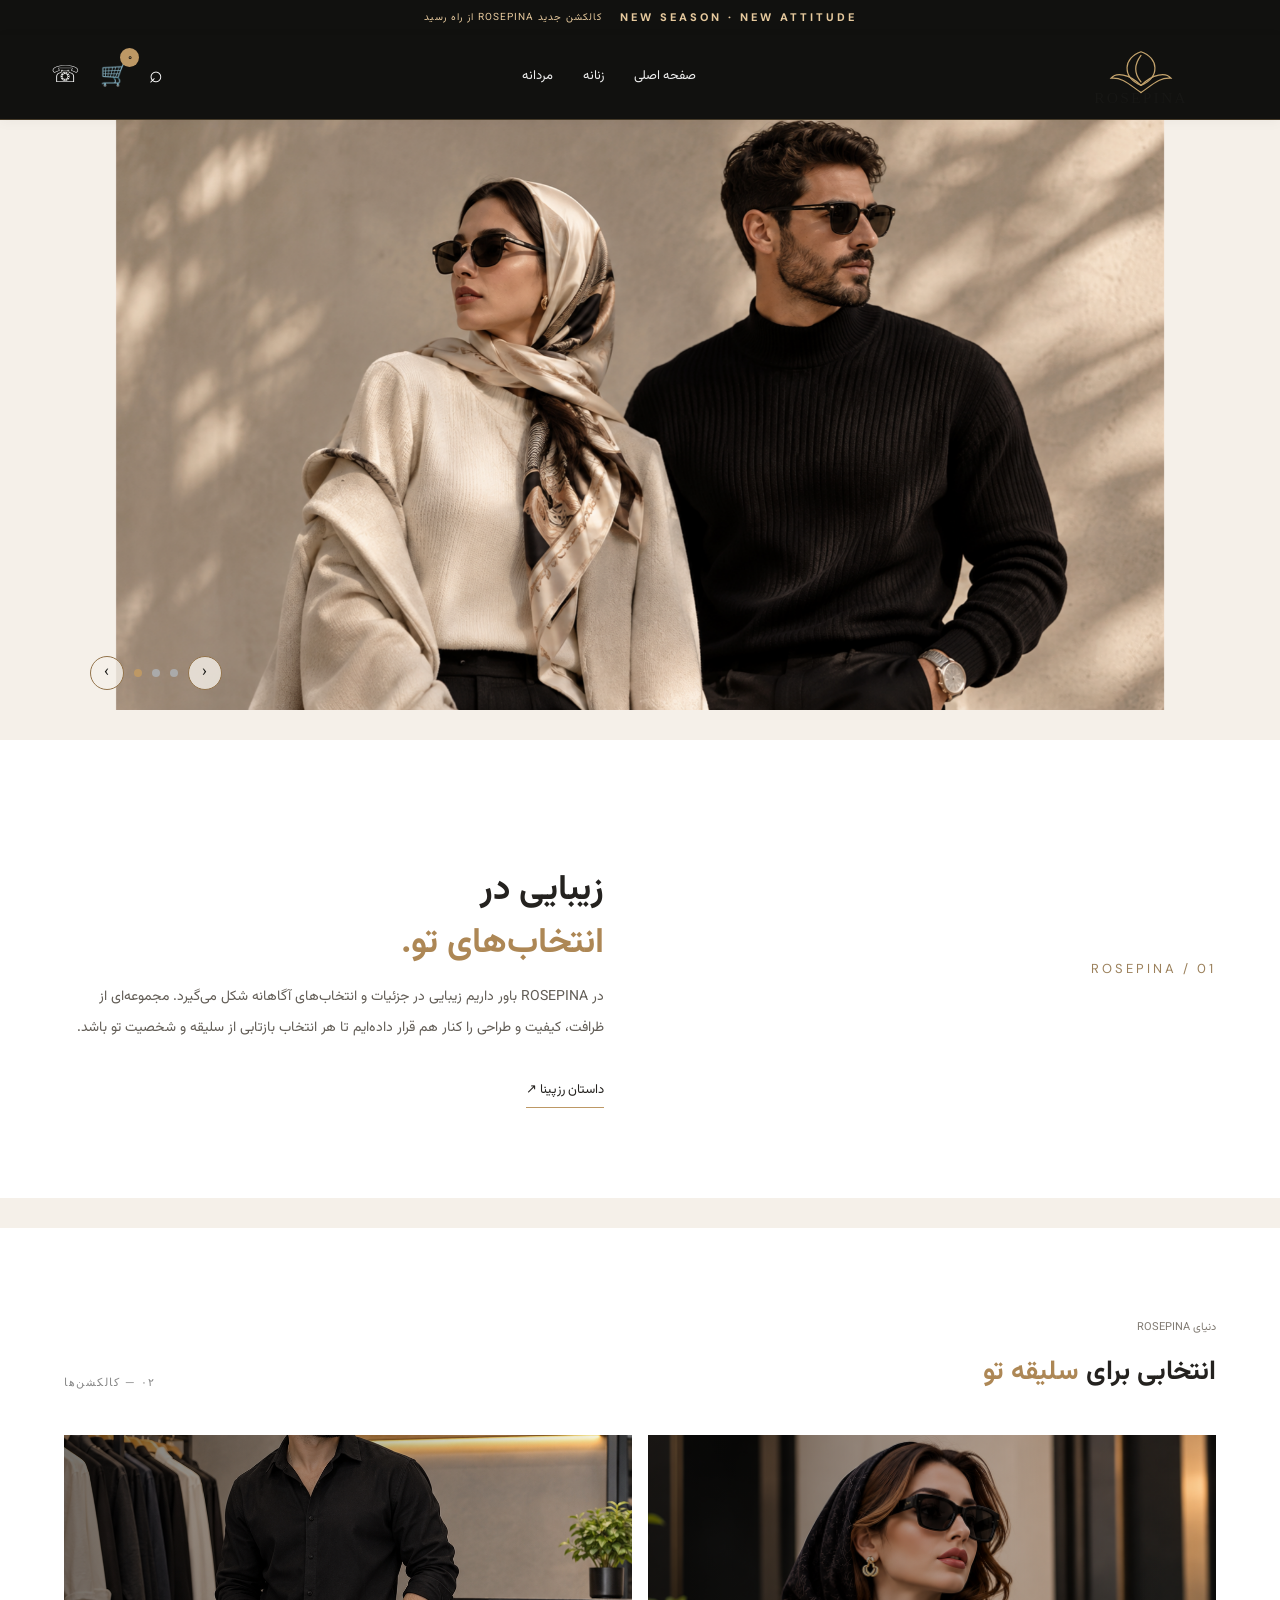
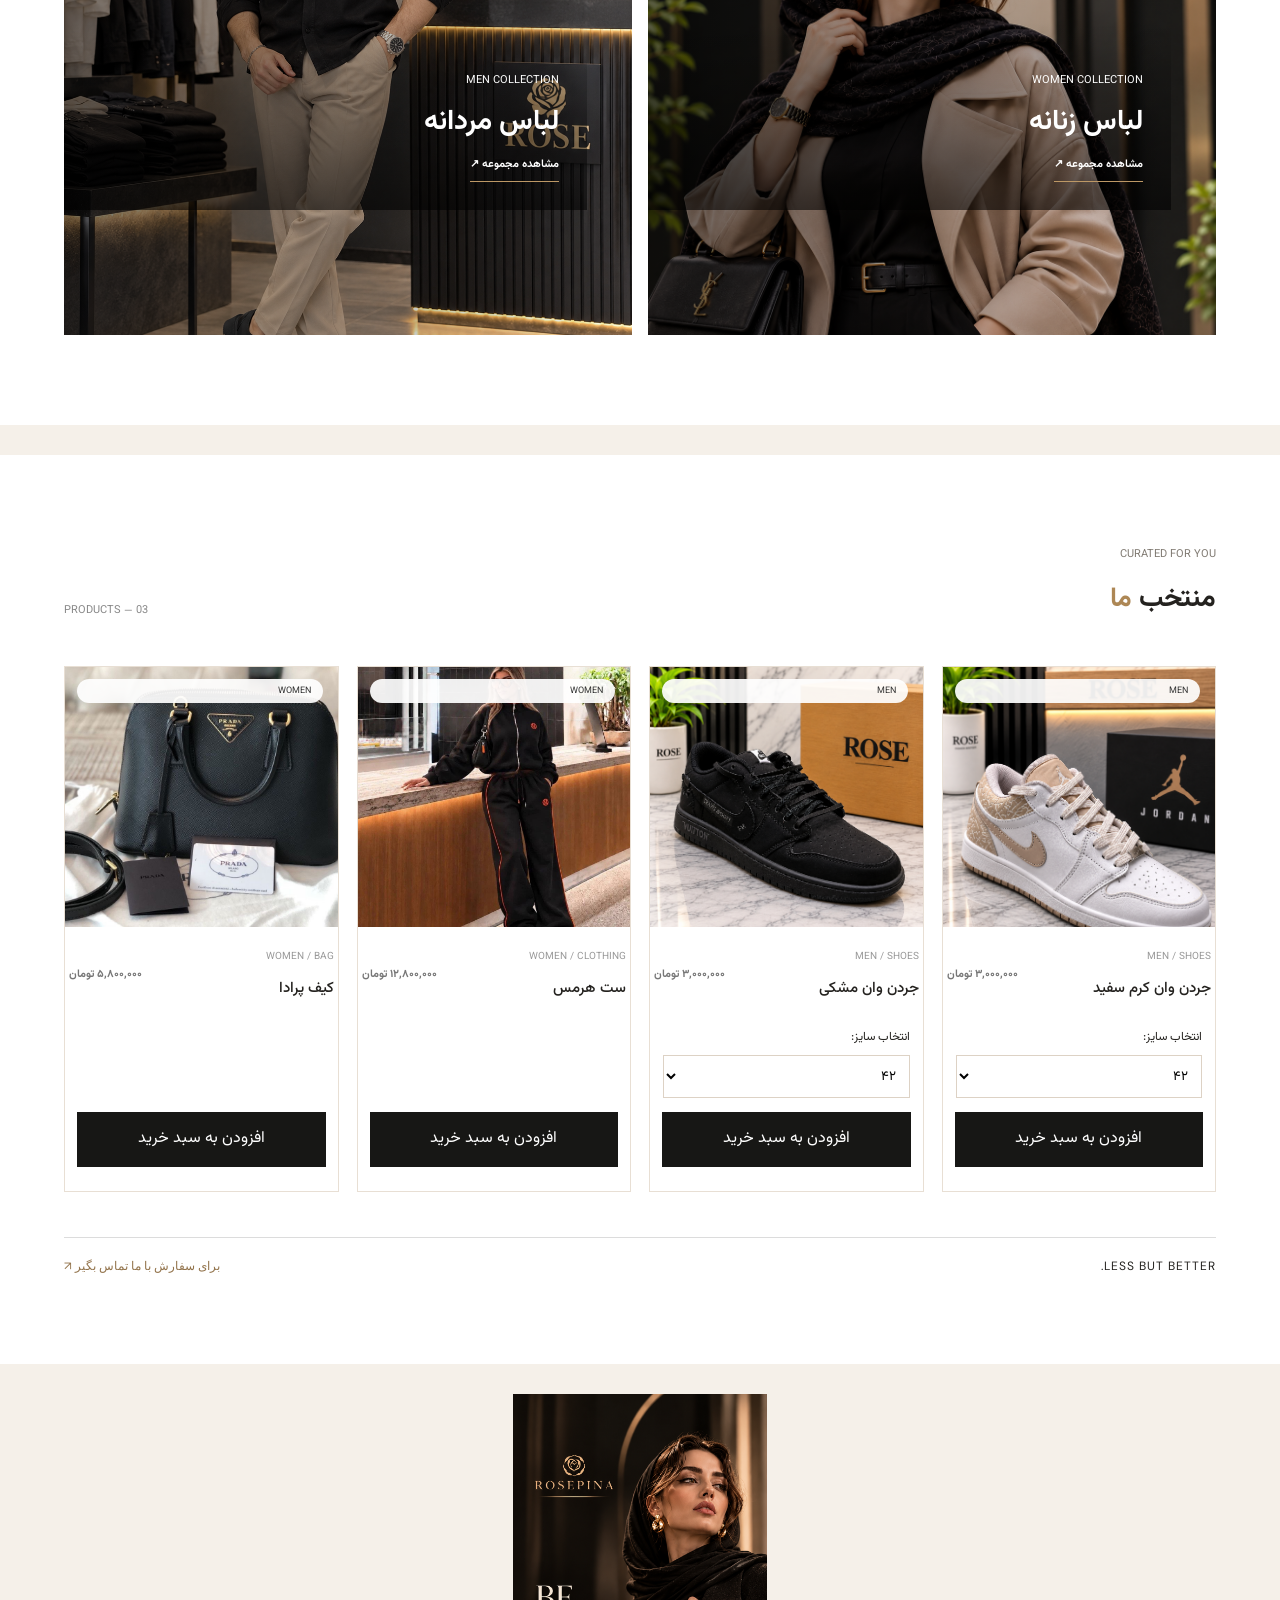
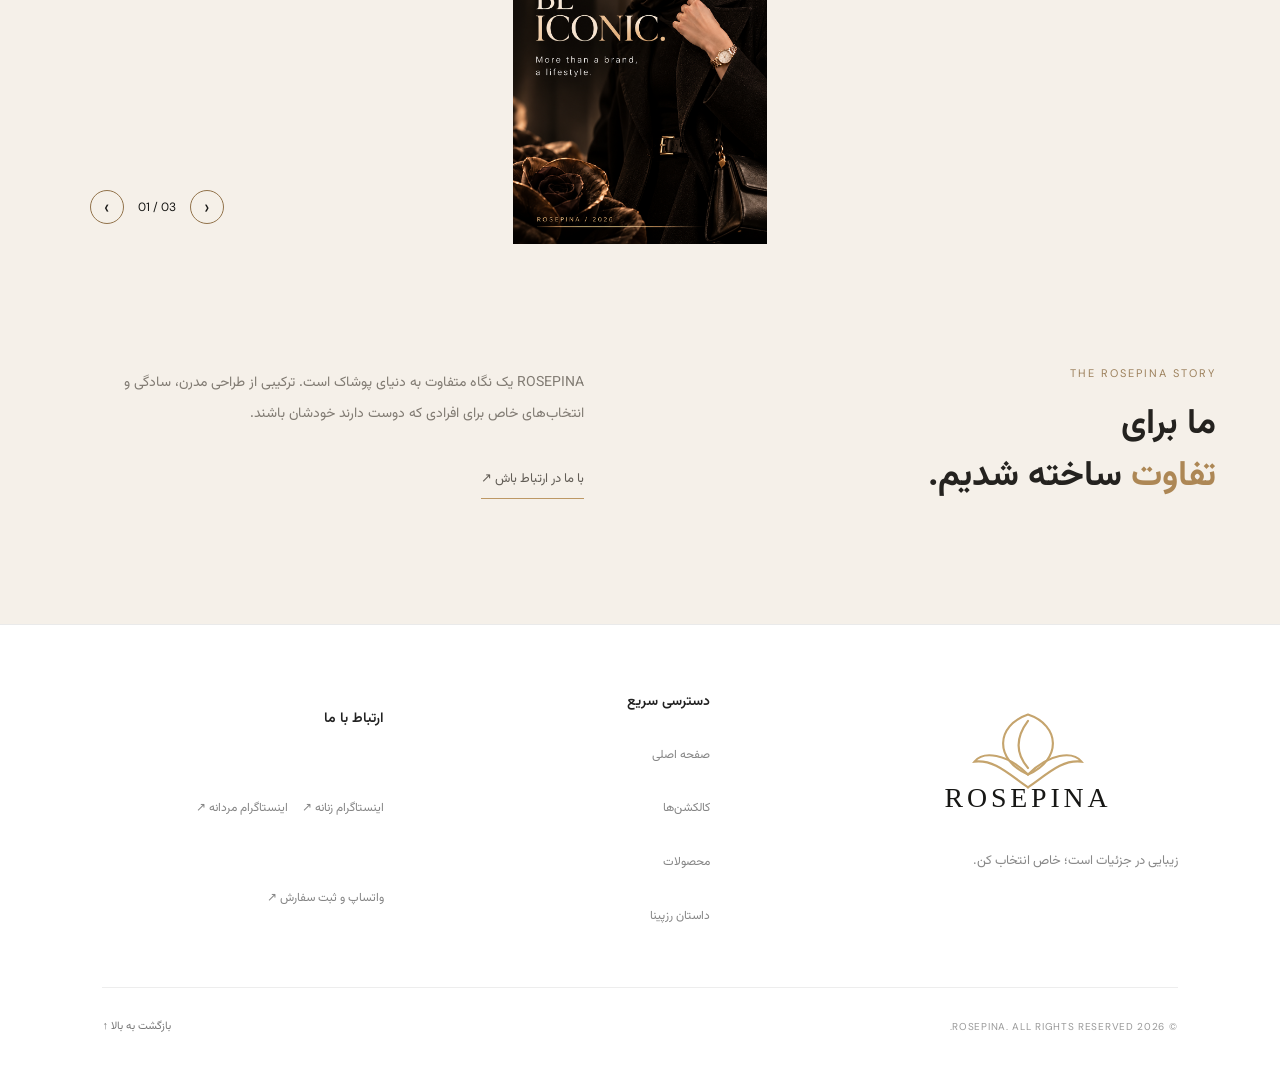
<file: index.html>
<!DOCTYPE html>
<html lang="fa" dir="rtl">
<head>
<meta name="google-site-verification" content="XWEAEhMjyiHr8aEJ6vam_-JSCtDRPnE28LKO0r8zXEU" />
<meta charset="UTF-8">
<meta name="viewport" content="width=device-width, initial-scale=1.0">
<title>ROSEPINA | فروشگاه مد و لباس</title>
<meta name="description" content="فروشگاه آنلاین ROSEPINA؛ انتخابی خاص برای استایل زنانه و مردانه.">
<meta name="theme-color" content="#11110f">

<link rel="icon" href="logo.svg" type="image/svg+xml">
<link rel="preconnect" href="https://fonts.googleapis.com">
<link rel="preconnect" href="https://fonts.gstatic.com" crossorigin>
<link href="https://fonts.googleapis.com/css2?family=DM+Sans:wght@400;500;600;700&family=Vazirmatn:wght@300;400;500;600;700;800&display=swap" rel="stylesheet">
<link rel="stylesheet" href="style.css?v=47">

<style>
:root {
  --black:#11110f;
  --cream:#f5f0e9;
  --gold:#bd9865;
  --text:#24221f;
}

* {box-sizing:border-box}
html {scroll-behavior:smooth}
body {
  margin:0;
  background:var(--cream);
  color:var(--text);
  font-family:"Vazirmatn",sans-serif;
}
a {color:inherit}

.announcement {
  background:var(--black);
  color:#e6c99d;
  text-align:center;
  padding:7px 12px;
  font-size:11px;
}
.announcement p {
  margin:0;
  letter-spacing:3px;
  font-family:"DM Sans",sans-serif;
}
.announcement span {font-size:10px}

.rp-header {
  height:76px;
  padding:0 4%;
  background:#11110f;
  color:white;
  display:flex;
  align-items:center;
  justify-content:space-between;
  gap:20px;
  position:sticky;
  top:0;
  z-index:100;
  border-bottom:1px solid rgba(189,152,101,.3);
}
.rp-logo {
  width:175px;
  height:60px;
  display:flex;
  align-items:center;
  flex-shrink:0;
}
.rp-logo img {
  width:100%;
  height:100%;
  object-fit:contain;
}
.rp-navigation {
  display:flex;
  gap:30px;
  align-items:center;
}
.rp-navigation a {
  color:#eee;
  text-decoration:none;
  font-size:13px;
  transition:.2s;
}
.rp-navigation a:hover {color:var(--gold)}
.rp-header-icons {
  display:flex;
  align-items:center;
  gap:20px;
}
.rp-header-icons a,
.cart-header-button,
.phone-header-button {
  color:white;
  text-decoration:none;
  font-size:23px;
  background:none;
  border:0;
  cursor:pointer;
  position:relative;
  font-family:inherit;
  padding:0;
}
.rp-header-icons a:hover,
.phone-header-button:hover {color:var(--gold)}
#cart-count {
  position:absolute;
  top:-8px;
  right:-10px;
  background:var(--gold);
  color:#111;
  width:19px;
  height:19px;
  border-radius:50%;
  font-size:10px;
  display:grid;
  place-items:center;
}

/* HERO SLIDER */
.hero-image-section {
  position:relative;
  width:100%;
  height:590px;
  overflow:hidden;
  background:var(--cream);
  padding:0 28px;
}
.hero-slide {
  position:absolute;
  inset:0 28px;
  width:auto;
  height:100%;
  display:flex;
  align-items:center;
  justify-content:center;
  opacity:0;
  visibility:hidden;
  transition:opacity .8s ease;
  background:var(--cream);
}
.hero-slide.active {
  opacity:1;
  visibility:visible;
}
.hero-image {
  position:absolute;
  inset:0;
  display:block;
  width:100%;
  height:100%;
  object-fit:contain !important;
  object-position:center;
}
.hero-luxury-content {
  display:none !important;
}
.hero-image-section::after {
  display:none !important;
}
.hero-slider-controls {
  position:absolute;
  z-index:4;
  bottom:20px;
  left:7%;
  display:flex;
  gap:10px;
  align-items:center;
  direction:ltr;
}
.hero-slider-arrow {
  width:34px;
  height:34px;
  border:1px solid #92734b;
  border-radius:50%;
  color:#171715;
  background:rgba(245,240,233,.8);
  cursor:pointer;
}
.hero-slider-dot {
  width:8px;
  height:8px;
  border:0;
  border-radius:50%;
  background:#aaa;
  cursor:pointer;
}
.hero-slider-dot.active {background:var(--gold)}

.section {padding:65px 5%}
.intro {
  display:flex;
  justify-content:space-between;
  align-items:center;
  gap:35px;
  background:#eee7dd;
}
.intro-number {
  font:13px "DM Sans",sans-serif;
  letter-spacing:3px;
  color:#9b805b;
}
.intro-content {max-width:620px}
.intro-content h2 {
  font-size:35px;
  line-height:1.5;
  margin:0 0 12px;
}
.intro-content h2 span,
.section-title h2 span {color:#ad8755}
.intro-content p {
  line-height:2.2;
  font-size:14px;
  color:#625d56;
}
.text-link {
  display:inline-block;
  margin-top:10px;
  text-decoration:none;
  border-bottom:1px solid var(--gold);
  padding-bottom:5px;
}

.section-title {
  display:flex;
  justify-content:space-between;
  align-items:end;
  margin-bottom:25px;
}
.eyebrow {
  color:#9c805c;
  letter-spacing:2px;
  font-size:11px;
}
.section-title h2 {
  margin:5px 0 0;
  font-size:27px;
}
.section-counter {
  font-size:11px;
  color:#888;
}

.collection-grid {
  display:grid;
  grid-template-columns:repeat(2,minmax(0,1fr));
  gap:20px;
}
.collection-card {
  height:340px;
  position:relative;
  display:block;
  overflow:hidden;
  color:white;
  text-decoration:none;
  background:#302a25;
}
.collection-card img {
  width:100%;
  height:100%;
  object-fit:cover;
  transition:transform .6s;
}
.collection-card:hover img {transform:scale(1.05)}
.collection-card::after {
  content:"";
  position:absolute;
  inset:0;
  background:linear-gradient(90deg,rgba(0,0,0,.55),transparent);
}
.collection-overlay {
  position:absolute;
  z-index:2;
  top:50%;
  right:8%;
  transform:translateY(-50%);
}
.collection-overlay span {
  font:11px "DM Sans",sans-serif;
  letter-spacing:2px;
}
.collection-overlay h3 {font-size:28px}
.collection-overlay b {
  font-size:12px;
  border-bottom:1px solid var(--gold);
  padding-bottom:6px;
}

.products {background:#f8f5f0}
.product-grid {
  display:grid;
  grid-template-columns:repeat(4,minmax(0,1fr));
  gap:18px;
}
.product-card {
  background:#fff;
  border:1px solid #e8dfd4;
  display:flex;
  flex-direction:column;
  min-width:0;
}
.product-image {
  height:260px;
  position:relative;
  display:block;
  overflow:hidden;
  background:#e8e0d8;
}
.product-image img {
  width:100%;
  height:100%;
  object-fit:cover;
  transition:transform .5s;
}
.product-card:hover .product-image img {transform:scale(1.04)}
.product-tag {
  position:absolute;
  top:12px;
  left:12px;
  background:#111;
  color:white;
  border-radius:20px;
  padding:5px 12px;
  font:10px "DM Sans",sans-serif;
}
.product-info {
  padding:17px 13px 8px;
  display:flex;
  justify-content:space-between;
  align-items:center;
  gap:8px;
}
.product-category {
  font:10px "DM Sans",sans-serif;
  color:#99846d;
}
.product-info h3 {
  font-size:15px;
  margin:5px 0;
}
.product-price {
  font-size:12px;
  font-weight:700;
  white-space:nowrap;
}
.product-size {padding:5px 13px 14px}
.product-size label {
  display:block;
  font-size:12px;
  margin-bottom:6px;
}
.product-size select {
  width:100%;
  padding:9px;
  border:1px solid #ddd2c5;
  background:white;
  font-family:inherit;
}
.product-order-button {
  margin:auto 12px 12px;
  padding:12px;
  background:#171715;
  border:1px solid #171715;
  color:white;
  font-family:inherit;
  cursor:pointer;
  transition:.2s;
}
.product-order-button:hover {
  background:var(--gold);
  border-color:var(--gold);
  color:#111;
}
.products-bottom {
  display:flex;
  justify-content:space-between;
  margin-top:35px;
  font:12px "DM Sans",sans-serif;
}
.products-bottom a {color:#92734b}

/* EDITORIAL SLIDER */
.editorial-slider {
  position:relative;
  width:100%;
  height:450px;
  overflow:hidden;
  background:var(--cream);
  color:white;
  padding:0 28px;
}
.editorial-slide {
  position:absolute;
  inset:0 28px;
  width:auto;
  height:100%;
  opacity:0;
  visibility:hidden;
  transition:opacity .7s ease;
  background:var(--cream);
}
.editorial-slide.active {
  opacity:1;
  visibility:visible;
}
.editorial-slide > img {
  display:block;
  position:absolute;
  inset:0;
  width:100%;
  height:100%;
  object-fit:contain !important;
  object-position:center;
  opacity:1;
  background:var(--cream);
}
.editorial-content {
  display:none !important;
}
.editorial-controls {
  position:absolute;
  z-index:5;
  bottom:20px;
  left:7%;
  display:flex;
  align-items:center;
  gap:14px;
  direction:ltr;
  color:#171715;
  font:12px "DM Sans",sans-serif;
}
.editorial-controls button {
  width:34px;
  height:34px;
  border:1px solid #92734b;
  border-radius:50%;
  background:rgba(245,240,233,.8);
  color:#171715;
  cursor:pointer;
  font-size:20px;
}
.editorial-controls button:hover {
  background:#bd9865;
  color:#111;
}

.about {
  display:flex;
  justify-content:space-between;
  gap:40px;
  align-items:center;
}
.about h2 {font-size:35px}
.about h2 span {color:#ad8755}
.about-right {
  max-width:520px;
  line-height:2.2;
  color:#625d56;
}

.rp-footer {
  background:#11110f;
  color:#eee6dc;
  padding:45px 5% 20px;
}
.rp-footer-main {
  display:grid;
  grid-template-columns:1.5fr 1fr 1fr;
  gap:35px;
  padding-bottom:35px;
}
.rp-footer-logo {
  display:block;
  width:200px;
  height:75px;
}
.rp-footer-logo img {
  width:100%;
  height:100%;
  object-fit:contain;
}
.rp-footer h3 {
  color:var(--gold);
  font-size:15px;
}
.rp-footer a {
  display:block;
  color:#ddd;
  text-decoration:none;
  font-size:13px;
  margin:10px 0;
}
.rp-footer a:hover {color:var(--gold)}
.rp-footer-bottom {
  border-top:1px solid #51483d;
  padding-top:18px;
  display:flex;
  justify-content:space-between;
  font:11px "DM Sans",sans-serif;
}

/* CART */
.cart-overlay {
  position:fixed;
  inset:0;
  z-index:9999;
  background:rgba(0,0,0,.6);
  opacity:0;
  visibility:hidden;
  transition:.25s;
}
.cart-overlay.open {
  opacity:1;
  visibility:visible;
}
.cart-panel {
  position:absolute;
  top:0;
  left:0;
  width:min(440px,100%);
  height:100%;
  overflow-y:auto;
  padding:24px;
  background:#f7f2eb;
  transform:translateX(-100%);
  transition:.3s;
}
.cart-overlay.open .cart-panel {transform:translateX(0)}
.cart-heading {
  display:flex;
  justify-content:space-between;
  align-items:center;
  border-bottom:1px solid #d4c1a8;
  padding-bottom:15px;
}
.cart-heading h2 {font-size:19px}
.cart-heading button {
  font-size:28px;
  border:0;
  background:none;
  cursor:pointer;
}
.cart-item {
  display:flex;
  gap:12px;
  padding:16px 0;
  border-bottom:1px solid #ddd3c6;
  align-items:center;
}
.cart-item img {
  width:78px;
  height:85px;
  object-fit:cover;
}
.cart-item-info {flex:1;font-size:13px}
.cart-item-info small {
  display:block;
  color:#817b73;
  margin-top:4px;
}
.cart-quantity {
  display:flex;
  align-items:center;
  gap:9px;
  margin-top:9px;
}
.cart-quantity button,
.cart-remove {
  border:1px solid #bd9865;
  background:transparent;
  padding:3px 9px;
  cursor:pointer;
  font-family:inherit;
}
.cart-total {
  display:flex;
  justify-content:space-between;
  margin:25px 0;
  font-weight:700;
}
.cart-checkout {
  width:100%;
  padding:14px;
  background:#171715;
  border:0;
  color:white;
  font-family:inherit;
  cursor:pointer;
}
.cart-empty {
  text-align:center;
  padding:45px 10px;
  color:#817b73;
}

/* PHONE POPUP */
.phone-popup {
  position:fixed;
  inset:0;
  z-index:10001;
  background:rgba(0,0,0,.65);
  display:none;
  align-items:center;
  justify-content:center;
  padding:20px;
}
.phone-popup.open {display:flex}
.phone-popup-content {
  position:relative;
  width:min(340px,100%);
  background:#f7f2eb;
  color:#171715;
  padding:38px 22px 25px;
  text-align:center;
  border:1px solid #bd9865;
  box-shadow:0 15px 50px rgba(0,0,0,.25);
}
.phone-popup-content > span {
  color:#92734b;
  font-size:13px;
}
.phone-popup-content h2 {
  font-family:"DM Sans",sans-serif;
  font-size:27px;
  margin:20px 0;
  direction:ltr;
  letter-spacing:1px;
}
.phone-popup-close {
  position:absolute;
  top:8px;
  left:12px;
  border:0;
  background:none;
  font-size:28px;
  cursor:pointer;
  color:#171715;
}
.phone-copy-button {
  width:100%;
  padding:12px;
  background:#171715;
  color:white;
  border:0;
  font-family:inherit;
  cursor:pointer;
  transition:.2s;
}
.phone-copy-button:hover {
  background:#bd9865;
  color:#111;
}

/* MOBILE */
@media(max-width:900px) {
  .product-grid {grid-template-columns:repeat(2,minmax(0,1fr))}
}

@media(max-width:700px) {
  .rp-header {height:65px;padding:0 14px}
  .rp-logo {width:120px;height:48px}
  .rp-navigation {gap:12px}
  .rp-navigation a {font-size:11px}
  .rp-header-icons {gap:11px}
  .rp-header-icons a,
  .cart-header-button,
  .phone-header-button {font-size:19px}

  .hero-image-section {
    height:440px;
    padding:0 12px;
  }
  .hero-slide {inset:0 12px}

  .section {padding:42px 4%}
  .intro,.about {display:block}
  .intro-number {margin-bottom:20px}
  .collection-grid {grid-template-columns:1fr}
  .collection-card {height:290px}

  .product-grid {
    grid-template-columns:repeat(2,minmax(0,1fr));
    gap:10px;
  }
  .product-image {height:180px}
  .product-info {
    display:block;
    padding:10px 9px 5px;
  }
  .product-info h3 {font-size:13px}
  .product-price {font-size:11px}
  .product-size {padding:5px 9px 10px}
  .product-order-button {
    margin:auto 7px 7px;
    padding:9px 5px;
    font-size:11px;
  }

  .editorial-slider {
    height:auto;
    aspect-ratio:4 / 3;
    min-height:240px;
    padding:0 12px;
  }
  .editorial-slide {inset:0 12px}

  .rp-footer-main {grid-template-columns:1fr 1fr}
  .rp-footer-brand {grid-column:1/-1}
}

@media(max-width:390px) {
  .rp-navigation {gap:8px}
  .rp-navigation a {font-size:10px}
  .rp-logo {width:100px}
  .rp-header-icons {gap:7px}
}
</style>
</head>

<body>

<div class="announcement">
  <p>NEW SEASON · NEW ATTITUDE</p>
  <span>کالکشن جدید ROSEPINA از راه رسید</span>
</div>

<header class="rp-header">
  <a href="#home" class="rp-logo" aria-label="ROSEPINA">
    <img src="logo.svg" alt="ROSEPINA">
  </a>

  <nav class="rp-navigation">
    <a href="#home">صفحه اصلی</a>
    <a href="women.html">زنانه</a>
    <a href="men.html">مردانه</a>
  </nav>

  <div class="rp-header-icons">
    <a href="#products" aria-label="محصولات">⌕</a>
    <button class="cart-header-button" onclick="openCart()" aria-label="سبد خرید">
      🛒 <span id="cart-count">۰</span>
    </button>
    <button type="button" class="phone-header-button" onclick="showPhoneNumber()" aria-label="نمایش شماره تلفن">☏</button>
  </div>
</header>

<main>

<section class="hero-image-section" id="home">
  <div class="hero-slide active">
    <img src="hero.png" alt="کمپین ROSEPINA" class="hero-image">
  </div>
  <div class="hero-slide">
    <img src="images/women-collection-new.png" alt="کالکشن زنانه" class="hero-image" loading="lazy">
  </div>
  <div class="hero-slide">
    <img src="images/file_00000000ff7c81f4a18dac2c6d16c151.png" alt="کالکشن مردانه" class="hero-image" loading="lazy">
  </div>

  <div class="hero-slider-controls">
    <button class="hero-slider-arrow" id="hero-prev" aria-label="قبلی">‹</button>
    <button class="hero-slider-dot active" data-slide="0" aria-label="اسلاید اول"></button>
    <button class="hero-slider-dot" data-slide="1" aria-label="اسلاید دوم"></button>
    <button class="hero-slider-dot" data-slide="2" aria-label="اسلاید سوم"></button>
    <button class="hero-slider-arrow" id="hero-next" aria-label="بعدی">›</button>
  </div>
</section>

<section class="intro section">
  <div class="intro-number">01 / ROSEPINA</div>
  <div class="intro-content">
    <h2>زیبایی در<br><span>انتخاب‌های تو.</span></h2>
    <p>در ROSEPINA باور داریم زیبایی در جزئیات و انتخاب‌های آگاهانه شکل می‌گیرد. مجموعه‌ای از ظرافت، کیفیت و طراحی را کنار هم قرار داده‌ایم تا هر انتخاب بازتابی از سلیقه و شخصیت تو باشد.</p>
    <a href="#about" class="text-link">داستان رزپینا ↗</a>
  </div>
</section>

<section class="collections section" id="collections">
  <div class="section-title">
    <div>
      <span class="eyebrow">دنیای ROSEPINA</span>
      <h2>انتخابی برای <span>سلیقه تو</span></h2>
    </div>
    <span class="section-counter">۰۲ — کالکشن‌ها</span>
  </div>

  <div class="collection-grid">
    <a href="women.html" class="collection-card">
      <img src="images/women-collection-new.png" alt="کالکشن زنانه" loading="lazy">
      <div class="collection-overlay">
        <span>WOMEN COLLECTION</span>
        <h3>لباس زنانه</h3>
        <b>مشاهده مجموعه ↗</b>
      </div>
    </a>
    <a href="men.html" class="collection-card">
      <img src="images/file_00000000ff7c81f4a18dac2c6d16c151.png" alt="کالکشن مردانه" loading="lazy">
      <div class="collection-overlay">
        <span>MEN COLLECTION</span>
        <h3>لباس مردانه</h3>
        <b>مشاهده مجموعه ↗</b>
      </div>
    </a>
  </div>
</section>

<section class="products section" id="products">
  <div class="section-title">
    <div>
      <span class="eyebrow">CURATED FOR YOU</span>
      <h2>منتخب <span>ما</span></h2>
    </div>
    <span class="section-counter">03 — PRODUCTS</span>
  </div>

  <div class="product-grid">

    <article class="product-card">
      <a href="men.html" class="product-image">
        <img src="images/cream-sneaker.png" alt="جردن وان کرم سفید" loading="lazy">
        <span class="product-tag">MEN</span>
      </a>
      <div class="product-info">
        <div>
          <span class="product-category">MEN / SHOES</span>
          <h3>جردن وان کرم سفید</h3>
        </div>
        <span class="product-price">۳,۰۰۰,۰۰۰ تومان</span>
      </div>
      <div class="product-size">
        <label for="size-cream">انتخاب سایز:</label>
        <select id="size-cream">
          <option value="40">۴۰</option>
          <option value="41">۴۱</option>
          <option value="42" selected>۴۲</option>
          <option value="43">۴۳</option>
          <option value="44">۴۴</option>
        </select>
      </div>
      <button class="product-order-button" onclick="addToCart('cream')">افزودن به سبد خرید</button>
    </article>

    <article class="product-card">
      <a href="men.html" class="product-image">
        <img src="images/black-sneaker.png" alt="جردن وان مشکی" loading="lazy">
        <span class="product-tag">MEN</span>
      </a>
      <div class="product-info">
        <div>
          <span class="product-category">MEN / SHOES</span>
          <h3>جردن وان مشکی</h3>
        </div>
        <span class="product-price">۳,۰۰۰,۰۰۰ تومان</span>
      </div>
      <div class="product-size">
        <label for="size-black">انتخاب سایز:</label>
        <select id="size-black">
          <option value="40">۴۰</option>
          <option value="41">۴۱</option>
          <option value="42" selected>۴۲</option>
          <option value="43">۴۳</option>
          <option value="44">۴۴</option>
        </select>
      </div>
      <button class="product-order-button" onclick="addToCart('black')">افزودن به سبد خرید</button>
    </article>

    <article class="product-card">
      <a href="women.html" class="product-image">
        <img src="images/women-set.jpg" alt="ست هرمس" loading="lazy">
        <span class="product-tag">WOMEN</span>
      </a>
      <div class="product-info">
        <div>
          <span class="product-category">WOMEN / CLOTHING</span>
          <h3>ست هرمس</h3>
        </div>
        <span class="product-price">۱۲,۸۰۰,۰۰۰ تومان</span>
      </div>
      <button class="product-order-button" onclick="addToCart('set')">افزودن به سبد خرید</button>
    </article>

    <article class="product-card">
      <a href="women.html" class="product-image">
        <img src="images/women-bag.jpg" alt="کیف پرادا" loading="lazy">
        <span class="product-tag">WOMEN</span>
      </a>
      <div class="product-info">
        <div>
          <span class="product-category">WOMEN / BAG</span>
          <h3>کیف پرادا</h3>
        </div>
        <span class="product-price">۵,۸۰۰,۰۰۰ تومان</span>
      </div>
      <button class="product-order-button" onclick="addToCart('bag')">افزودن به سبد خرید</button>
    </article>

  </div>

  <div class="products-bottom">
    <span>LESS BUT BETTER.</span>
    <a href="https://wa.me/989120193510" target="_blank" rel="noopener">برای سفارش با ما تماس بگیر ↗</a>
  </div>
</section>

<section class="editorial-slider" id="editorial-slider">
  <div class="editorial-slide active">
    <img src="images/editorial-brand.png" alt="استایل ROSEPINA" loading="lazy">
  </div>
  <div class="editorial-slide">
    <img src="images/editorial-women.png" alt="کالکشن زنانه" loading="lazy">
  </div>
  <div class="editorial-slide">
    <img src="images/editorial-men.png" alt="کالکشن مردانه" loading="lazy">
  </div>

  <div class="editorial-controls">
    <button type="button" id="editorial-prev" aria-label="اسلاید قبلی">‹</button>
    <span id="editorial-counter">01 / 03</span>
    <button type="button" id="editorial-next" aria-label="اسلاید بعدی">›</button>
  </div>
</section>

<section class="about section" id="about">
  <div class="about-left">
    <span class="eyebrow">THE ROSEPINA STORY</span>
    <h2>ما برای<br><span>تفاوت</span> ساخته شدیم.</h2>
  </div>
  <div class="about-right">
    <p>ROSEPINA یک نگاه متفاوت به دنیای پوشاک است. ترکیبی از طراحی مدرن، سادگی و انتخاب‌های خاص برای افرادی که دوست دارند خودشان باشند.</p>
    <a href="#contact" class="text-link">با ما در ارتباط باش ↗</a>
  </div>
</section>

</main>

<div id="cart-overlay" class="cart-overlay" onclick="closeCart(event)">
  <section class="cart-panel" onclick="event.stopPropagation()">
    <div class="cart-heading">
      <h2>سبد خرید ROSEPINA</h2>
      <button type="button" onclick="closeCart()">×</button>
    </div>
    <div id="cart-items"></div>
    <div class="cart-total">
      <span>مبلغ کل:</span>
      <strong id="cart-total">۰ تومان</strong>
    </div>
    <button class="cart-checkout" onclick="checkoutCart()">ثبت سفارش در واتساپ</button>
  </section>
</div>

<div id="phone-popup" class="phone-popup" onclick="hidePhoneNumber(event)">
  <div class="phone-popup-content" onclick="event.stopPropagation()">
    <button type="button" class="phone-popup-close" onclick="hidePhoneNumber()">×</button>
    <span>ارتباط با ROSEPINA</span>
    <h2>09120193510</h2>
    <button type="button" class="phone-copy-button" onclick="copyPhoneNumber()">کپی شماره تلفن</button>
  </div>
</div>

<footer class="rp-footer" id="contact">
  <div class="rp-footer-main">
    <div class="rp-footer-brand">
      <a href="#home" class="rp-footer-logo">
        <img src="logo.svg" alt="ROSEPINA">
      </a>
      <p>زیبایی در جزئیات است؛ خاص انتخاب کن.</p>
    </div>

    <div class="rp-footer-links">
      <h3>دسترسی سریع</h3>
      <a href="#home">صفحه اصلی</a>
      <a href="#collections">کالکشن‌ها</a>
      <a href="#products">محصولات</a>
      <a href="#about">داستان رزپینا</a>
    </div>

    <div class="rp-footer-contact">
      <h3>ارتباط با ما</h3>
      <a href="https://instagram.com/Rose_pina_old" target="_blank" rel="noopener">اینستاگرام زنانه ↗</a>
      <a href="https://instagram.com/Rose_pina_men" target="_blank" rel="noopener">اینستاگرام مردانه ↗</a>
      <a href="https://wa.me/989120193510" target="_blank" rel="noopener">واتساپ و ثبت سفارش ↗</a>
    </div>
  </div>

  <div class="rp-footer-bottom">
    <span>© 2026 ROSEPINA. ALL RIGHTS RESERVED.</span>
    <a href="#home">بازگشت به بالا ↑</a>
  </div>
</footer>

<script>
/* HERO SLIDER */
document.addEventListener("DOMContentLoaded", function () {
  const slides = [...document.querySelectorAll(".hero-slide")];
  const dots = [...document.querySelectorAll(".hero-slider-dot")];
  const next = document.getElementById("hero-next");
  const prev = document.getElementById("hero-prev");

  if (!slides.length || !next || !prev) return;

  let current = 0;
  let timer;

  function showSlide(index) {
    current = (index + slides.length) % slides.length;
    slides.forEach((slide, i) => slide.classList.toggle("active", i === current));
    dots.forEach((dot, i) => dot.classList.toggle("active", i === current));
  }

  function startTimer() {
    clearInterval(timer);
    if (!window.matchMedia("(prefers-reduced-motion: reduce)").matches) {
      timer = setInterval(() => showSlide(current + 1), 5000);
    }
  }

  next.addEventListener("click", () => {
    showSlide(current + 1);
    startTimer();
  });
  prev.addEventListener("click", () => {
    showSlide(current - 1);
    startTimer();
  });
  dots.forEach((dot, i) => dot.addEventListener("click", () => {
    showSlide(i);
    startTimer();
  }));

  showSlide(0);
  startTimer();
});

/* EDITORIAL SLIDER */
document.addEventListener("DOMContentLoaded", function () {
  const slides = [...document.querySelectorAll(".editorial-slide")];
  const counter = document.getElementById("editorial-counter");
  const next = document.getElementById("editorial-next");
  const prev = document.getElementById("editorial-prev");

  if (!slides.length || !counter || !next || !prev) return;

  let current = 0;
  let timer;

  function showEditorialSlide(index) {
    current = (index + slides.length) % slides.length;
    slides.forEach((slide, i) => slide.classList.toggle("active", i === current));
    counter.textContent = String(current + 1).padStart(2, "0") +
      " / " + String(slides.length).padStart(2, "0");
  }

  function startEditorialTimer() {
    clearInterval(timer);
    if (!window.matchMedia("(prefers-reduced-motion: reduce)").matches) {
      timer = setInterval(() => showEditorialSlide(current + 1), 5000);
    }
  }

  next.addEventListener("click", () => {
    showEditorialSlide(current + 1);
    startEditorialTimer();
  });
  prev.addEventListener("click", () => {
    showEditorialSlide(current - 1);
    startEditorialTimer();
  });

  showEditorialSlide(0);
  startEditorialTimer();
});

/* PRODUCTS AND SHOPPING CART */
const cartProducts = {
  cream: {
    name: "جردن وان کرم سفید",
    price: 3000000,
    image: "images/cream-sneaker.png",
    sizeId: "size-cream",
    hasSize: true
  },
  black: {
    name: "جردن وان مشکی",
    price: 3000000,
    image: "images/black-sneaker.png",
    sizeId: "size-black",
    hasSize: true
  },
  set: {
    name: "ست هرمس",
    price: 12800000,
    image: "images/women-set.jpg",
    hasSize: false
  },
  bag: {
    name: "کیف پرادا",
    price: 5800000,
    image: "images/women-bag.jpg",
    hasSize: false
  }
};

let cart = [];
try {
  cart = JSON.parse(localStorage.getItem("rosepina-cart")) || [];
  if (!Array.isArray(cart)) cart = [];
} catch (error) {
  cart = [];
}

function saveCart() {
  localStorage.setItem("rosepina-cart", JSON.stringify(cart));
  renderCart();
}

function addToCart(id) {
  const product = cartProducts[id];
  if (!product) return;

  let size = "";
  if (product.hasSize) {
    const select = document.getElementById(product.sizeId);
    if (!select) return;
    size = select.value;
  }

  const existing = cart.find(item => item.id === id && item.size === size);
  if (existing) existing.quantity += 1;
  else cart.push({id, size, quantity:1});

  saveCart();
  openCart();
}

function renderCart() {
  const container = document.getElementById("cart-items");
  const countElement = document.getElementById("cart-count");
  const totalElement = document.getElementById("cart-total");
  if (!container || !countElement || !totalElement) return;

  cart = cart.filter(item =>
    cartProducts[item.id] &&
    Number.isInteger(item.quantity) &&
    item.quantity > 0
  );

  const count = cart.reduce((sum, item) => sum + item.quantity, 0);
  countElement.textContent = count.toLocaleString("fa-IR");

  if (!cart.length) {
    container.innerHTML = '<div class="cart-empty">سبد خرید شما خالی است.</div>';
  } else {
    container.innerHTML = cart.map((item, index) => {
      const product = cartProducts[item.id];
      return `
        <div class="cart-item">
          <img src="${product.image}" alt="${product.name}">
          <div class="cart-item-info">
            <strong>${product.name}</strong>
            <small>${item.size ? "سایز: " + item.size : "بدون انتخاب سایز"}</small>
            <small>${product.price.toLocaleString("fa-IR")} تومان</small>
            <div class="cart-quantity">
              <button type="button" onclick="changeQuantity(${index},1)">+</button>
              <span>${item.quantity.toLocaleString("fa-IR")}</span>
              <button type="button" onclick="changeQuantity(${index},-1)">−</button>
              <button type="button" class="cart-remove" onclick="removeItem(${index})">حذف</button>
            </div>
          </div>
        </div>
      `;
    }).join("");
  }

  const total = cart.reduce((sum, item) =>
    sum + cartProducts[item.id].price * item.quantity, 0
  );
  totalElement.textContent = total.toLocaleString("fa-IR") + " تومان";
}

function changeQuantity(index, amount) {
  if (!cart[index]) return;
  cart[index].quantity += amount;
  if (cart[index].quantity <= 0) cart.splice(index, 1);
  saveCart();
}

function removeItem(index) {
  cart.splice(index, 1);
  saveCart();
}

function openCart() {
  document.getElementById("cart-overlay").classList.add("open");
  document.body.style.overflow = "hidden";
}

function closeCart(event) {
  if (event && event.target.id !== "cart-overlay") return;
  document.getElementById("cart-overlay").classList.remove("open");
  document.body.style.overflow = "";
}

function checkoutCart() {
  if (!cart.length) {
    alert("سبد خرید شما خالی است.");
    return;
  }

  let message = "سلام، می‌خواهم از ROSEPINA سفارش ثبت کنم 🌸\n\n";

  cart.forEach((item, index) => {
    const product = cartProducts[item.id];
    message +=
      (index + 1) + ". " + product.name + "\n" +
      (item.size ? "سایز: " + item.size + "\n" : "") +
      "تعداد: " + item.quantity + "\n" +
      "قیمت: " + (product.price * item.quantity).toLocaleString("fa-IR") +
      " تومان\n\n";
  });

  const total = cart.reduce((sum, item) =>
    sum + cartProducts[item.id].price * item.quantity, 0
  );

  message += "مبلغ کل: " + total.toLocaleString("fa-IR") + " تومان";

  const url = "https://wa.me/989120193510?text=" + encodeURIComponent(message);
  window.open(url, "_blank");
}

/* PHONE NUMBER POPUP */
function showPhoneNumber() {
  document.getElementById("phone-popup").classList.add("open");
  document.body.style.overflow = "hidden";
}

function hidePhoneNumber(event) {
  if (event && event.target.id !== "phone-popup") return;
  document.getElementById("phone-popup").classList.remove("open");
  document.body.style.overflow = "";
}

function copyPhoneNumber() {
  const phone = "09120193510";
  if (navigator.clipboard && navigator.clipboard.writeText) {
    navigator.clipboard.writeText(phone)
      .then(() => alert("شماره تلفن کپی شد."))
      .catch(() => alert("شماره تلفن: " + phone));
  } else {
    alert("شماره تلفن: " + phone);
  }
}

/* INITIALIZE */
document.addEventListener("DOMContentLoaded", renderCart);

document.addEventListener("keydown", function(event) {
  if (event.key === "Escape") {
    closeCart();
    hidePhoneNumber();
  }
});
</script>

</body>
</html>
</file>
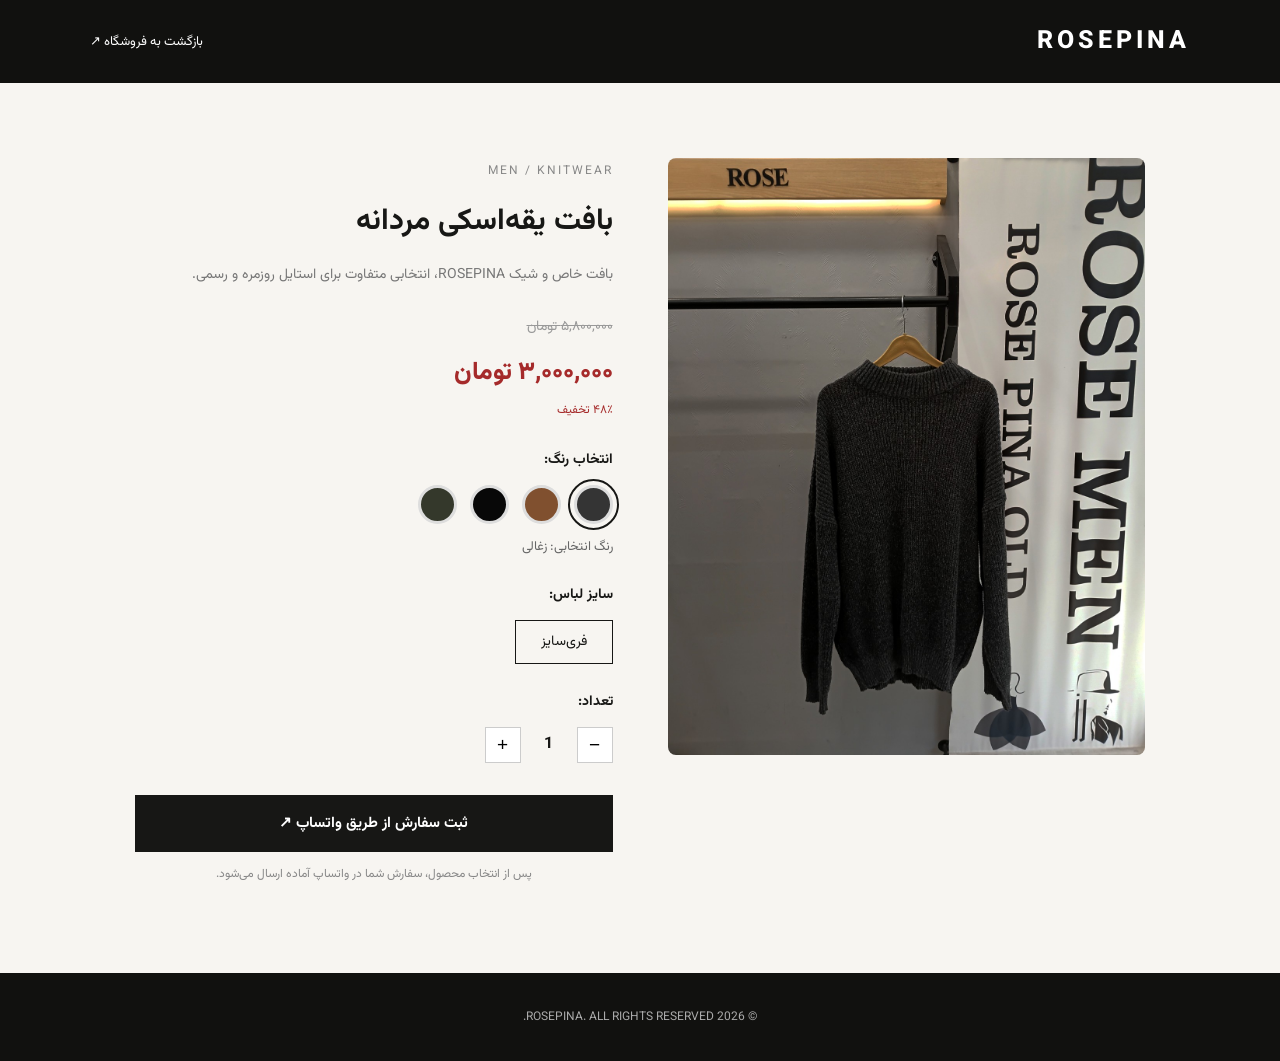
<file: product.html>
<!DOCTYPE html>
<html lang="fa" dir="rtl">
<head>
<meta charset="UTF-8">
<meta name="viewport" content="width=device-width, initial-scale=1.0">

<title>بافت یقه‌اسکی | ROSEPINA</title>

<link href="https://fonts.googleapis.com/css2?family=Vazirmatn:wght@300;400;500;600;700;800&display=swap" rel="stylesheet">

<style>
* {
  box-sizing: border-box;
  margin: 0;
  padding: 0;
}

body {
  background: #f7f5f1;
  color: #171715;
  font-family: 'Vazirmatn', sans-serif;
}

.header {
  background: #11110f;
  color: white;
  padding: 22px 7%;
  display: flex;
  justify-content: space-between;
  align-items: center;
}

.logo {
  color: white;
  text-decoration: none;
  font-size: 25px;
  font-weight: 800;
  letter-spacing: 4px;
}

.back {
  color: white;
  text-decoration: none;
  font-size: 13px;
}

.container {
  max-width: 1050px;
  margin: 55px auto;
  padding: 20px;
  display: grid;
  grid-template-columns: 1fr 1fr;
  gap: 55px;
  align-items: start;
}

.product-image {
  background: #e9e6df;
  border-radius: 8px;
  overflow: hidden;
}

.product-image img {
  width: 100%;
  display: block;
  object-fit: cover;
  aspect-ratio: 4/5;
}

.category {
  color: #888;
  font-size: 12px;
  letter-spacing: 2px;
}

h1 {
  font-size: 30px;
  margin: 15px 0;
}

.description {
  color: #777;
  font-size: 14px;
  line-height: 2.2;
  margin-bottom: 25px;
}

.price {
  font-size: 25px;
  font-weight: 800;
  margin: 15px 0 5px;
  color: #a52a2a;
}

.old-price {
  color: #999;
  text-decoration: line-through;
  font-size: 14px;
}

.section {
  margin-top: 27px;
}

.section-title {
  font-weight: 700;
  font-size: 14px;
  margin-bottom: 14px;
}

.colors {
  display: flex;
  gap: 13px;
  flex-wrap: wrap;
}

.color-option {
  width: 39px;
  height: 39px;
  border-radius: 50%;
  border: 3px solid #ddd;
  cursor: pointer;
}

.color-option.active {
  outline: 2px solid #171715;
  outline-offset: 4px;
}

.selected-color {
  font-size: 13px;
  color: #666;
  margin-top: 13px;
}

.size-box {
  display: inline-block;
  border: 1px solid #171715;
  padding: 10px 25px;
  font-size: 14px;
}

.quantity {
  display: flex;
  align-items: center;
  gap: 18px;
}

.quantity button {
  width: 36px;
  height: 36px;
  background: white;
  border: 1px solid #ccc;
  cursor: pointer;
  font-size: 19px;
}

.quantity span {
  font-weight: bold;
  min-width: 20px;
  text-align: center;
}

.order-button {
  width: 100%;
  padding: 17px;
  margin-top: 32px;
  border: none;
  background: #171715;
  color: white;
  font-family: inherit;
  font-size: 15px;
  font-weight: bold;
  cursor: pointer;
  transition: .3s;
}

.order-button:hover {
  background: #80502f;
}

.note {
  text-align: center;
  font-size: 12px;
  color: #888;
  margin-top: 13px;
}

.footer {
  background: #11110f;
  color: #aaa;
  padding: 35px;
  text-align: center;
  font-size: 12px;
  margin-top: 70px;
}

@media(max-width:700px) {
  .container {
    grid-template-columns: 1fr;
    gap: 30px;
    margin: 20px auto;
  }

  h1 {
    font-size: 25px;
  }

  .header {
    padding: 18px 5%;
  }
}
</style>
</head>

<body>

<header class="header">
  <a href="index.html" class="logo">ROSEPINA</a>
  <a href="index.html#men-products" class="back">
    بازگشت به فروشگاه ↗
  </a>
</header>

<main class="container">

  <div class="product-image">
    <img
      id="mainImage"
      src="images/sweater-charcoal.jpg"
      alt="بافت یقه اسکی مردانه"
    >
  </div>

  <div class="product-details">

    <span class="category">MEN / KNITWEAR</span>

    <h1>بافت یقه‌اسکی مردانه</h1>

    <p class="description">
      بافت خاص و شیک ROSEPINA،
      انتخابی متفاوت برای استایل روزمره و رسمی.
    </p>

    <div class="old-price">۵,۸۰۰,۰۰۰ تومان</div>
    <div class="price">۳,۰۰۰,۰۰۰ تومان</div>
    <span style="color:#a52a2a;font-size:12px;">
      ۴۸٪ تخفیف
    </span>

    <div class="section">

      <div class="section-title">انتخاب رنگ:</div>

      <div class="colors">

        <button type="button"
          class="color-option active"
          style="background:#343434"
          aria-label="زغالی"
          onclick="selectColor('charcoal',this)">
        </button>

        <button type="button"
          class="color-option"
          style="background:#80502f"
          aria-label="قهوه‌ای"
          onclick="selectColor('brown',this)">
        </button>

        <button type="button"
          class="color-option"
          style="background:#080808"
          aria-label="مشکی"
          onclick="selectColor('black',this)">
        </button>

        <button type="button"
          class="color-option"
          style="background:#34382b"
          aria-label="سبز زیتونی"
          onclick="selectColor('olive',this)">
        </button>

      </div>

      <p class="selected-color" id="colorName">
        رنگ انتخابی: زغالی
      </p>

    </div>

    <div class="section">

      <div class="section-title">سایز لباس:</div>

      <div class="size-box">فری‌سایز</div>

    </div>

    <div class="section">

      <div class="section-title">تعداد:</div>

      <div class="quantity">
        <button type="button" onclick="changeQuantity(-1)">−</button>
        <span id="quantity">1</span>
        <button type="button" onclick="changeQuantity(1)">+</button>
      </div>

    </div>

    <button class="order-button" onclick="sendOrder()">
      ثبت سفارش از طریق واتساپ ↗
    </button>

    <p class="note">
      پس از انتخاب محصول، سفارش شما در واتساپ آماده ارسال می‌شود.
    </p>

  </div>

</main>

<footer class="footer">
  © 2026 ROSEPINA. ALL RIGHTS RESERVED.
</footer>

<script>

const productImages = {
  charcoal: "images/sweater-charcoal.jpg",
  brown: "images/sweater-brown.jpg",
  black: "images/sweater-black.jpg",
  olive: "images/sweater-olive.jpg"
};

const colorNames = {
  charcoal: "زغالی",
  brown: "قهوه‌ای",
  black: "مشکی",
  olive: "سبز زیتونی"
};

let selectedColor = "charcoal";
let quantity = 1;

function selectColor(color, button) {

  if (!productImages[color]) return;

  selectedColor = color;

  document.getElementById("mainImage").src =
    productImages[color];

  document.getElementById("mainImage").alt =
    "بافت یقه اسکی " + colorNames[color];

  document.getElementById("colorName").textContent =
    "رنگ انتخابی: " + colorNames[color];

  document.querySelectorAll(".color-option").forEach(btn => {
    btn.classList.remove("active");
  });

  button.classList.add("active");
}

function changeQuantity(amount) {

  quantity = Math.max(1, quantity + amount);

  document.getElementById("quantity").textContent =
    quantity;
}

function sendOrder() {

  const phone = "989120193510";

  const message =
`سلام ROSEPINA 🌹

برای سفارش محصول زیر درخواست دارم:

محصول: بافت یقه‌اسکی مردانه
رنگ: ${colorNames[selectedColor]}
سایز: فری‌سایز
تعداد: ${quantity}

قیمت هر عدد: ۳,۰۰۰,۰۰۰ تومان
مبلغ کل: ${(3000000 * quantity).toLocaleString("en-US")} تومان

لطفاً برای تکمیل سفارش راهنمایی کنید.

با تشکر`;

  const whatsappURL =
    "https://wa.me/" + phone +
    "?text=" + encodeURIComponent(message);

  window.open(whatsappURL, "_blank");
}

</script>

</body>
</html>
</file>
<file: style.css>
/* ==============================
   ROSEPINA - MAIN STYLESHEET
================================ */

:root {
  --black: #171715;
  --cream: #f3eee7;
  --white: #fffdf9;
  --gold: #bd9b69;
  --gray: #817b73;
  --border: rgba(23, 23, 21, 0.15);
}

* {
  box-sizing: border-box;
  margin: 0;
  padding: 0;
}

html {
  scroll-behavior: smooth;
  scroll-padding-top: 90px;
}

body {
  direction: rtl;
  background: var(--cream);
  color: var(--black);
  font-family: "Vazirmatn", sans-serif;
  line-height: 1.8;
  overflow-x: hidden;
}

a {
  color: inherit;
  text-decoration: none;
}

button {
  font: inherit;
  cursor: pointer;
}

img {
  display: block;
  max-width: 100%;
}

/* ANNOUNCEMENT */

.announcement {
  min-height: 35px;
  padding: 6px 5%;
  background: var(--gold);
  color: var(--black);
  display: flex;
  justify-content: center;
  align-items: center;
  gap: 18px;
  font-size: 10px;
  letter-spacing: 1px;
  text-align: center;
}

.announcement p {
  font-family: "DM Sans", sans-serif;
  font-weight: 800;
}

/* OLD HEADER - PRESERVED */

.header {
  width: 100%;
  min-height: 90px;
  padding: 12px 6%;
  display: flex;
  justify-content: space-between;
  align-items: center;
  gap: 25px;
  background: var(--cream);
  border-bottom: 1px solid var(--border);
  position: sticky;
  top: 0;
  z-index: 100;
}

.logo {
  display: flex;
  align-items: center;
}

.logo-img {
  width: 145px;
  max-height: 65px;
  object-fit: contain;
}

.navigation {
  display: flex;
  align-items: center;
  justify-content: center;
  gap: 30px;
  font-size: 13px;
}

.navigation a {
  transition: color 0.25s;
}

.navigation a:hover {
  color: var(--gold);
}

.header-right {
  display: flex;
  align-items: center;
}

.header-shop {
  background: var(--black);
  color: var(--white);
  padding: 10px 18px;
  font-size: 12px;
  transition: 0.25s;
}

.header-shop:hover {
  background: var(--gold);
  color: var(--black);
}

.mobile-shop {
  display: none;
}

/* OLD HERO - PRESERVED */

.hero {
  min-height: 650px;
  padding: 35px 8%;
  position: relative;
  overflow: hidden;
  background:
    linear-gradient(90deg, rgba(20,19,17,0.82), rgba(20,19,17,0.25)),
    url("./hero.png?v=9999") center/cover no-repeat,
    #39332d;
  color: white;
  display: flex;
  flex-direction: column;
  justify-content: space-between;
}

.hero-background {
  position: absolute;
  inset: 0;
  background:
    linear-gradient(90deg, rgba(20,19,17,0.82), rgba(20,19,17,0.25)),
    url("./hero.png?v=9999") center/cover no-repeat,
    #39332d;
}

.hero-top,
.hero-bottom {
  position: relative;
  z-index: 2;
  display: flex;
  justify-content: space-between;
  gap: 15px;
  font-family: "DM Sans", sans-serif;
  font-size: 10px;
  letter-spacing: 2px;
}

.hero-content {
  position: relative;
  z-index: 2;
  max-width: 650px;
  margin: auto 0;
  padding: 55px 0;
}

.hero-label,
.eyebrow {
  display: block;
  font-family: "DM Sans", sans-serif;
  font-size: 10px;
  letter-spacing: 2px;
  color: var(--gold);
  margin-bottom: 15px;
}

.hero h1 {
  font-size: clamp(48px, 7vw, 85px);
  line-height: 1.3;
  font-weight: 700;
  margin-bottom: 20px;
}

.hero h1 span {
  color: var(--gold);
}

.hero-content p {
  font-size: 15px;
  color: #eee6dc;
  margin-bottom: 30px;
}

.hero-button {
  display: inline-flex;
  align-items: center;
  gap: 30px;
  padding: 12px 22px;
  background: var(--gold);
  color: var(--black);
  font-size: 13px;
  transition: 0.25s;
}

.hero-button:hover {
  background: white;
}

.hero-stamp {
  position: absolute;
  left: 8%;
  bottom: 23%;
  width: 100px;
  height: 100px;
  border: 1px solid rgba(255,255,255,0.5);
  border-radius: 50%;
  display: flex;
  flex-direction: column;
  justify-content: center;
  align-items: center;
  font-family: "DM Sans", sans-serif;
  z-index: 2;
}

.hero-stamp span {
  font-size: 45px;
  line-height: 1;
}

.hero-stamp small {
  font-size: 8px;
  letter-spacing: 2px;
}

/* GENERAL SECTIONS */

.section {
  padding: 90px 8%;
}

.section-title {
  display: flex;
  justify-content: space-between;
  align-items: end;
  gap: 20px;
  margin-bottom: 35px;
}

.section-title h2 {
  font-size: 34px;
  line-height: 1.5;
}

.section-title h2 span {
  color: var(--gold);
}

.section-counter,
.intro-number {
  font-family: "DM Sans", sans-serif;
  font-size: 10px;
  letter-spacing: 1.5px;
  color: var(--gray);
}

/* INTRO */

.intro {
  background: var(--white);
  min-height: 390px;
  position: relative;
  overflow: hidden;
}

.intro-content {
  max-width: 650px;
  margin-top: 35px;
  position: relative;
  z-index: 2;
}

.intro-content h2 {
  font-size: clamp(38px, 5vw, 60px);
  line-height: 1.5;
  margin-bottom: 20px;
}

.intro-content h2 span {
  color: var(--gold);
}

.intro-content p {
  max-width: 540px;
  color: var(--gray);
  font-size: 14px;
  margin-bottom: 25px;
}

.text-link {
  display: inline-block;
  border-bottom: 1px solid var(--gold);
  padding-bottom: 5px;
  font-size: 13px;
}

.intro-decoration {
  position: absolute;
  left: 8%;
  bottom: -100px;
  color: rgba(189,155,105,0.10);
  font-family: "DM Sans", sans-serif;
  font-size: 300px;
  font-weight: 800;
  direction: ltr;
}

/* COLLECTIONS */

.collections {
  background: var(--cream);
}

.collection-grid {
  display: grid;
  grid-template-columns: 1.2fr 1fr;
  grid-template-rows: repeat(2, 290px);
  gap: 18px;
}

.collection-card {
  display: block;
  position: relative;
  overflow: hidden;
  background: #d9d0c5;
  min-width: 0;
}

.collection-large {
  grid-row: span 2;
}

.collection-card img {
  width: 100%;
  height: 100%;
  object-fit: cover;
  transition: transform 0.6s;
}

.collection-card:hover img {
  transform: scale(1.05);
}

.collection-overlay {
  position: absolute;
  inset: 0;
  padding: 25px;
  display: flex;
  flex-direction: column;
  justify-content: end;
  align-items: flex-start;
  color: white;
  background: linear-gradient(transparent 30%, rgba(0,0,0,0.72));
}

.collection-overlay span {
  font-family: "DM Sans", sans-serif;
  font-size: 10px;
  letter-spacing: 1px;
}

.collection-overlay h3 {
  font-size: 25px;
  margin: 8px 0;
}

.collection-overlay b {
  font-family: "DM Sans", sans-serif;
  font-size: 10px;
  letter-spacing: 1px;
}

/* PRODUCTS */

.products {
  background: var(--white);
}

.product-grid {
  display: grid;
  grid-template-columns: repeat(3, minmax(0, 1fr));
  gap: 22px;
}

.product-card {
  background: var(--cream);
  min-width: 0;
  padding-bottom: 18px;
  overflow: hidden;
}

.product-image {
  display: block;
  position: relative;
  overflow: hidden;
  background: #e5ded5;
}

.product-image img {
  width: 100%;
  aspect-ratio: 4 / 5;
  object-fit: cover;
  transition: transform 0.5s;
}

.product-image:hover img {
  transform: scale(1.04);
}

.product-tag {
  position: absolute;
  top: 15px;
  right: 15px;
  background: var(--gold);
  color: var(--black);
  padding: 5px 10px;
  font-family: "DM Sans", sans-serif;
  font-size: 9px;
  letter-spacing: 1px;
}

.product-arrow {
  position: absolute;
  left: 15px;
  bottom: 15px;
  width: 35px;
  height: 35px;
  border-radius: 50%;
  display: grid;
  place-items: center;
  background: white;
  color: var(--black);
}

.product-info {
  padding: 16px 18px;
  display: flex;
  justify-content: space-between;
  align-items: center;
  gap: 10px;
  text-align: right;
}

.product-category {
  font-family: "DM Sans", sans-serif;
  font-size: 9px;
  letter-spacing: 1px;
  color: var(--gray);
}

.product-info h3 {
  font-size: 16px;
  margin-top: 5px;
}

.product-price {
  font-size: 12px;
  white-space: nowrap;
}

.products-bottom {
  margin-top: 35px;
  padding-top: 20px;
  border-top: 1px solid var(--border);
  display: flex;
  justify-content: space-between;
  gap: 15px;
  font-size: 11px;
}

.products-bottom span {
  font-family: "DM Sans", sans-serif;
  letter-spacing: 1px;
}

/* MEN COLLECTION - PRESERVED */

#men-products {
  background: #e9e1d7;
}

#men-products .product-grid {
  grid-template-columns: minmax(0, 380px);
  justify-content: center;
}

#men-products .product-card {
  width: 100%;
}

#men-products .product-card > div[id="sweater-details"] {
  padding: 15px 20px !important;
}

#men-products .product-card button[onclick*="orderSweater"] {
  background: var(--black) !important;
  color: white !important;
  border: 1px solid var(--black) !important;
  border-radius: 0;
  transition: 0.25s;
}

#men-products .product-card button[onclick*="orderSweater"]:hover {
  background: var(--gold) !important;
  color: var(--black) !important;
}

#men-products .product-info {
  padding-bottom: 0;
}

/* EDITORIAL */

.editorial {
  min-height: 450px;
  position: relative;
  overflow: hidden;
  background: #292522;
  color: white;
}

.editorial > img {
  position: absolute;
  inset: 0;
  width: 100%;
  height: 100%;
  object-fit: cover;
  opacity: 0.45;
}

.editorial-content {
  position: relative;
  z-index: 2;
  padding: 85px 8%;
}

.editorial-content > span,
.editorial-index {
  font-family: "DM Sans", sans-serif;
  font-size: 10px;
  letter-spacing: 2px;
}

.editorial-content h2 {
  font-family: "DM Sans", sans-serif;
  font-size: clamp(55px, 8vw, 90px);
  line-height: 1;
  margin: 22px 0;
  direction: ltr;
}

.editorial-content p {
  margin-bottom: 20px;
}

.editorial-content a {
  display: inline-block;
  border-bottom: 1px solid var(--gold);
  padding-bottom: 7px;
  font-family: "DM Sans", sans-serif;
  font-size: 11px;
}

.editorial-index {
  position: absolute;
  bottom: 25px;
  left: 8%;
}

/* ABOUT */

.about {
  display: grid;
  grid-template-columns: 1fr 1fr;
  gap: 50px;
  align-items: center;
  background: var(--cream);
}

.about-left h2 {
  font-size: clamp(32px, 5vw, 55px);
  line-height: 1.5;
}

.about-left h2 span {
  color: var(--gold);
}

.about-right p {
  color: var(--gray);
  font-size: 14px;
  margin-bottom: 25px;
}

/* CONTACT */

.contact {
  background: var(--black);
  color: white;
  text-align: center;
  position: relative;
  overflow: hidden;
}

.contact h2 {
  font-size: clamp(35px, 5vw, 55px);
  line-height: 1.5;
  margin: 15px 0;
}

.contact h2 span {
  color: var(--gold);
}

.contact > p {
  color: #c7c0b7;
  font-size: 13px;
  margin-bottom: 25px;
}

.contact-links {
  display: flex;
  justify-content: center;
  flex-wrap: wrap;
  gap: 15px;
}

.contact-links a {
  min-width: 145px;
  border: 1px solid var(--gold);
  padding: 10px 20px;
  font-family: "DM Sans", sans-serif;
  font-size: 11px;
  letter-spacing: 1px;
  transition: 0.25s;
}

.contact-links a:hover {
  background: var(--gold);
  color: var(--black);
}

.contact-watermark {
  margin-top: 55px;
  color: rgba(255,255,255,0.07);
  font-family: "DM Sans", sans-serif;
  font-size: clamp(35px, 9vw, 90px);
  font-weight: 800;
  letter-spacing: 8px;
  direction: ltr;
}

/* INSTAGRAM POPUP */

#instagram-choice {
  display: none;
  position: fixed;
  inset: 0;
  z-index: 99999;
  background: rgba(0,0,0,0.75);
  align-items: center;
  justify-content: center;
  padding: 20px;
}

#instagram-choice > div {
  background: var(--white) !important;
  color: var(--black);
  padding: 30px !important;
  border-radius: 4px !important;
  max-width: 350px;
  width: 100%;
}

/* FOOTER */

.footer {
  background: #10100f;
  color: white;
  padding: 30px 6%;
  display: flex;
  align-items: center;
  justify-content: space-between;
  gap: 20px;
  font-size: 10px;
}

.footer-logo .logo-img {
  max-height: 45px;
  width: 110px;
}

.back-top {
  font-family: "DM Sans", sans-serif;
  letter-spacing: 1px;
}

/* RESPONSIVE */

@media (max-width: 800px) {
  .header {
    padding: 12px 4%;
    gap: 12px;
  }

  .logo-img {
    width: 110px;
  }

  .navigation {
    gap: 15px;
    font-size: 11px;
  }

  .header-shop {
    padding: 9px 12px;
    font-size: 10px;
  }

  .hero {
    min-height: 560px;
  }

  .section {
    padding: 65px 5%;
  }

  .product-grid {
    grid-template-columns: repeat(2, minmax(0, 1fr));
    gap: 15px;
  }
}

@media (max-width: 600px) {
  .announcement {
    flex-direction: column;
    gap: 0;
    padding: 7px;
    font-size: 9px;
  }

  .header {
    min-height: 75px;
    padding: 10px 5%;
    flex-wrap: wrap;
  }

  .logo-img {
    width: 100px;
  }

  .navigation {
    order: 3;
    width: 100%;
    justify-content: center;
    gap: 20px;
    padding-top: 8px;
    border-top: 1px solid var(--border);
  }

  .header-right {
    margin-right: auto;
  }

  .header-shop {
    display: none;
  }

  .mobile-shop {
    display: inline-block;
    background: var(--black);
    color: white;
    padding: 7px 13px;
    font-family: "DM Sans", sans-serif;
    font-size: 10px;
  }

  .hero {
    min-height: 510px;
    padding: 22px 6%;
    background-position: center;
  }

  .hero-content {
    padding: 45px 0;
  }

  .hero h1 {
    font-size: 48px;
  }

  .hero-content p {
    font-size: 13px;
  }

  .hero-stamp {
    width: 70px;
    height: 70px;
    left: 6%;
    bottom: 17%;
  }

  .hero-stamp span {
    font-size: 32px;
  }

  .hero-stamp small {
    font-size: 6px;
  }

  .section {
    padding: 50px 5%;
  }

  .section-title {
    align-items: flex-start;
    flex-direction: column;
    gap: 5px;
    margin-bottom: 25px;
  }

  .section-title h2 {
    font-size: 27px;
  }

  .section-counter {
    font-size: 9px;
  }

  .collection-grid {
    grid-template-columns: 1fr 1fr;
    grid-template-rows: 310px 190px;
    gap: 10px;
  }

  .collection-large {
    grid-column: 1 / -1;
    grid-row: auto;
  }

  .collection-overlay {
    padding: 13px;
  }

  .collection-overlay h3 {
    font-size: 18px;
  }

  .collection-overlay span,
  .collection-overlay b {
    font-size: 8px;
  }

  .product-grid {
    grid-template-columns: repeat(2, minmax(0, 1fr));
    gap: 12px;
  }

  .product-info {
    padding: 12px 10px;
    flex-direction: column;
    align-items: flex-start;
    gap: 4px;
  }

  .product-info h3 {
    font-size: 14px;
  }

  .product-category {
    font-size: 8px;
  }

  .product-price {
    font-size: 11px;
  }

  #men-products .product-grid {
    grid-template-columns: minmax(0, 1fr);
  }

  .products-bottom {
    flex-direction: column;
  }

  .editorial {
    min-height: 380px;
  }

  .editorial-content {
    padding: 65px 7%;
  }

  .about {
    grid-template-columns: 1fr;
    gap: 20px;
  }

  .about-left h2 {
    font-size: 38px;
  }

  .footer {
    flex-direction: column;
    text-align: center;
    gap: 15px;
  }
}

@media (max-width: 360px) {
  .navigation {
    gap: 12px;
    font-size: 10px;
  }

  .hero h1 {
    font-size: 40px;
  }

  .collection-grid {
    grid-template-rows: 260px 170px;
  }
}

/* ROSEPINA MEN - MINIMAL LUXURY */

.men-page-header {
  background: #ffffff !important;
  border-bottom: 1px solid #e5e5e5 !important;
}

.men-page-header a {
  color: #333333 !important;
  font-size: 12px;
  letter-spacing: 1px;
}

.men-page-header a:hover {
  color: #888888 !important;
}

.men-page-header img {
  filter: none;
}

body:has(.men-page-header) {
  background: #ffffff;
  color: #292929;
}

body:has(.men-page-header) .products {
  background: #ffffff;
}

body:has(.men-page-header) .section-title h2 {
  color: #292929;
  letter-spacing: 1px;
}

body:has(.men-page-header) .eyebrow,
body:has(.men-page-header) .product-category {
  color: #888888;
}

body:has(.men-page-header) .product-card {
  background: #f7f7f7;
}

body:has(.men-page-header) .product-image {
  background: #eeeeee;
}

body:has(.men-page-header) .product-tag {
  background: #333333;
  color: #ffffff;
}

body:has(.men-page-header) .product-price {
  color: #333333;
}

body:has(.men-page-header) #sweater-order button {
  border-radius: 0 !important;
}

/* ROSEPINA LUXURY HEADER */

.rp-header {
  position: sticky;
  top: 0;
  z-index: 9999;
  width: 100%;
  min-height: 85px;
  padding: 12px 5%;
  display: flex;
  align-items: center;
  justify-content: space-between;
  direction: rtl;
  background: #fff;
  border-bottom: 1px solid #e5e5e5;
  box-shadow: 0 2px 12px rgba(0,0,0,.04);
}

.rp-logo {
  display: flex;
  align-items: center;
  gap: 10px;
  color: #111;
  text-decoration: none;
  font-family: Georgia, serif;
  font-size: 29px;
  letter-spacing: 1px;
  font-weight: 500;
}

.rp-logo img {
  width: 42px;
  height: 42px;
  object-fit: contain;
}

.rp-navigation {
  display: flex;
  align-items: center;
  gap: 34px;
}

.rp-navigation a {
  color: #292929;
  text-decoration: none;
  font-size: 14px;
  transition: color .2s ease;
}

.rp-navigation a:hover {
  color: #888;
}

.rp-header-icons {
  display: flex;
  align-items: center;
  gap: 20px;
}

.rp-header-icons a {
  color: #222;
  font-size: 27px;
  text-decoration: none;
}

@media (max-width: 700px) {
  .rp-header {
    min-height: 70px;
    padding: 10px 14px;
    flex-wrap: wrap;
    gap: 12px;
  }

  .rp-logo {
    font-size: 23px;
  }

  .rp-logo img {
    width: 34px;
    height: 34px;
  }

  .rp-navigation {
    order: 3;
    width: 100%;
    justify-content: center;
    gap: 18px;
    flex-wrap: wrap;
  }

  .rp-navigation a {
    font-size: 12px;
  }
}

/* ROSEPINA FULL HERO IMAGE */

.hero-image-section {
  width: 100%;
  margin: 0;
  padding: 0;
  background: #fff;
  overflow: hidden;
}

.hero-image {
  display: block;
  width: 100%;
  height: auto;
  object-fit: contain;
}

/* HOMEPAGE SPACING */

body:not(:has(.men-page-header)) main > section {
  margin-bottom: 30px;
}

body:not(:has(.men-page-header)) .section {
  padding-top: 90px;
  padding-bottom: 90px;
}

/* INTRO WHITE BACKGROUND */

body:not(:has(.men-page-header)) .intro {
  background: #ffffff;
}

/* COLLECTIONS REFINED */

body:not(:has(.men-page-header)) .collections {
  background: #fff;
}

body:not(:has(.men-page-header)) .collections .section-title {
  margin-bottom: 42px;
}

body:not(:has(.men-page-header)) .collections .eyebrow {
  font-family: "Vazirmatn", sans-serif;
  letter-spacing: 0;
  font-size: 11px;
  color: #817b73;
}

body:not(:has(.men-page-header)) .collections .collection-grid {
  gap: 20px;
}

body:not(:has(.men-page-header)) .collections .collection-card {
  background: #eee;
}

body:not(:has(.men-page-header)) .collections .collection-overlay {
  padding: 28px;
  background: linear-gradient(
    180deg,
    transparent 25%,
    rgba(0,0,0,.58) 100%
  );
}

body:not(:has(.men-page-header)) .collections .collection-overlay span,
body:not(:has(.men-page-header)) .collections .collection-overlay b {
  font-family: "Vazirmatn", sans-serif;
  letter-spacing: 0;
  font-size: 11px;
}

/* HOMEPAGE PRODUCTS LUXURY */

body:not(:has(.men-page-header)) .products {
  background: #ffffff;
}

body:not(:has(.men-page-header)) .products .section-title {
  margin-bottom: 45px;
}

body:not(:has(.men-page-header)) .products .eyebrow {
  font-family: "Vazirmatn", sans-serif;
  letter-spacing: 0;
  font-size: 11px;
  color: #817b73;
}

body:not(:has(.men-page-header)) .products .section-counter {
  font-family: "Vazirmatn", sans-serif;
  letter-spacing: 0;
}

body:not(:has(.men-page-header)) .products .product-grid {
  grid-template-columns: repeat(4, minmax(0, 1fr));
  gap: 18px;
}

body:not(:has(.men-page-header)) .products .product-card {
  background: #ffffff;
  padding-bottom: 12px;
}

body:not(:has(.men-page-header)) .products .product-image {
  background: #f5f5f3;
}

body:not(:has(.men-page-header)) .products .product-image img {
  aspect-ratio: 3 / 4;
  transition: transform .7s ease;
}

body:not(:has(.men-page-header)) .products .product-card:hover .product-image img {
  transform: scale(1.045);
}

body:not(:has(.men-page-header)) .products .product-tag {
  background: rgba(255,255,255,.92);
  color: #333;
  font-family: "Vazirmatn", sans-serif;
  font-size: 9px;
  letter-spacing: 0;
}

body:not(:has(.men-page-header)) .products .product-info {
  padding: 15px 4px;
}

body:not(:has(.men-page-header)) .products .product-category {
  font-family: "Vazirmatn", sans-serif;
  font-size: 10px;
  letter-spacing: 0;
  color: #999;
}

body:not(:has(.men-page-header)) .products .product-info h3 {
  font-size: 15px;
  font-weight: 500;
}

body:not(:has(.men-page-header)) .products .product-price {
  color: #777;
  font-size: 11px;
}

body:not(:has(.men-page-header)) .products .product-arrow {
  background: #fff;
  color: #222;
  transition: .3s ease;
}

body:not(:has(.men-page-header)) .products .products-bottom {
  margin-top: 45px;
}

/* FINAL MOBILE PRODUCTS FIX */

@media screen and (max-width: 600px) {
  body:not(:has(.men-page-header)) .products .product-grid {
    display: grid !important;
    grid-template-columns: repeat(2, minmax(0, 1fr)) !important;
    gap: 12px !important;
  }

  body:not(:has(.men-page-header)) .products .product-card {
    width: 100%;
    min-width: 0;
  }
}

/* ==============================
   ROSEPINA MINIMAL LUXURY FOOTER
================================ */

body:not(:has(.men-page-header)) .rp-footer {
  display: block;
  width: 100%;
  padding: 65px 8% 22px;
  background: #ffffff;
  color: #222;
  border-top: 1px solid #eaeaea;
}

body:not(:has(.men-page-header)) .rp-footer-main {
  display: grid;
  grid-template-columns: 1.5fr 1fr 1fr;
  gap: 45px;
  padding-bottom: 50px;
}

body:not(:has(.men-page-header)) .rp-footer-brand {
  display: flex;
  flex-direction: column;
  align-items: flex-start;
}

/* FOOTER LOGO - DESKTOP SIZE FIX */

body:not(:has(.men-page-header)) .rp-footer-logo {
  display: flex;
  align-items: center;
  justify-content: flex-start;
  width: 300px !important;
  height: 120px !important;
  max-width: 100%;
  gap: 12px;
  color: #171717;
  font-family: Georgia, serif;
  font-size: 27px;
  letter-spacing: 2px;
}

body:not(:has(.men-page-header)) .rp-footer-logo img {
  display: block;
  width: 300px !important;
  height: 120px !important;
  max-width: 100% !important;
  max-height: none !important;
  object-fit: contain;
  object-position: right center;
}

body:not(:has(.men-page-header)) .rp-footer-brand p {
  margin-top: 17px;
  color: #888;
  font-size: 13px;
  line-height: 2.2;
}

body:not(:has(.men-page-header)) .rp-footer-links,
body:not(:has(.men-page-header)) .rp-footer-contact {
  display: flex;
  flex-direction: column;
  align-items: flex-start;
  gap: 12px;
}

body:not(:has(.men-page-header)) .rp-footer-links h3,
body:not(:has(.men-page-header)) .rp-footer-contact h3 {
  margin-bottom: 8px;
  color: #222;
  font-size: 14px;
  font-weight: 600;
}

body:not(:has(.men-page-header)) .rp-footer-links a,
body:not(:has(.men-page-header)) .rp-footer-contact a {
  color: #858585;
  font-size: 12px;
  transition: color .25s ease;
}

body:not(:has(.men-page-header)) .rp-footer-links a:hover,
body:not(:has(.men-page-header)) .rp-footer-contact a:hover {
  color: #b69a73;
}

body:not(:has(.men-page-header)) .rp-footer-bottom {
  display: flex;
  justify-content: space-between;
  align-items: center;
  gap: 15px;
  padding-top: 20px;
  border-top: 1px solid #ededed;
  color: #999;
  font-family: "DM Sans", sans-serif;
  font-size: 10px;
  letter-spacing: .7px;
}

body:not(:has(.men-page-header)) .rp-footer-bottom a {
  color: #777;
  font-family: "Vazirmatn", sans-serif;
  font-size: 11px;
  letter-spacing: 0;
}

/* MOBILE FOOTER */

@media (max-width: 600px) {
  body:not(:has(.men-page-header)) .rp-footer {
    padding: 45px 6% 20px;
  }

  body:not(:has(.men-page-header)) .rp-footer-main {
    grid-template-columns: 1fr 1fr;
    gap: 35px 18px;
    padding-bottom: 30px;
  }

  body:not(:has(.men-page-header)) .rp-footer-brand {
    grid-column: 1 / -1;
  }

  body:not(:has(.men-page-header)) .rp-footer-logo {
    width: 240px !important;
    height: 95px !important;
    font-size: 24px;
  }

  body:not(:has(.men-page-header)) .rp-footer-logo img {
    width: 240px !important;
    height: 95px !important;
    max-width: 100% !important;
    max-height: none !important;
  }

  body:not(:has(.men-page-header)) .rp-footer-links,
  body:not(:has(.men-page-header)) .rp-footer-contact {
    gap: 10px;
  }

  body:not(:has(.men-page-header)) .rp-footer-bottom {
    flex-direction: column;
    align-items: flex-start;
    gap: 12px;
    font-size: 9px;
  }
}

/* FOOTER COLOR TEST */

body:not(:has(.men-page-header)) footer.rp-footer {
  background: #ffffff !important;
  color: #222222 !important;
  display: block !important;
}

body:not(:has(.men-page-header)) .rp-footer-contact {
  display: flex;
  flex-direction: row;
  flex-wrap: wrap;
  align-items: center;
  gap: 14px;
}

body:not(:has(.men-page-header)) .rp-footer-contact h3 {
  width: 100%;
}

body:not(:has(.men-page-header)) .rp-footer-contact a:last-child {
  width: 100%;
}

/* ROSEPINA - COLLECTION IMAGE FIX */

.collections .collection-grid {
  align-items: stretch;
}

.collections .collection-card {
  min-width: 0;
  height: 100%;
}

.collections .collection-card img {
  width: 100%;
  height: 100%;
  object-position: center;
}

/* تصویر کالکشن زنانه کامل دیده شود */
.collections .collection-card.collection-large img {
  object-fit: contain !important;
}

/* تصویر کالکشن مردانه قاب را کامل پر کند */
.collections .collection-card:not(.collection-large) img {
  object-fit: cover;
}

/* ==========================================
   ROSEPINA - FINAL COLLECTION SIZE FIX
   فقط مخصوص کالکشن صفحه اصلی
========================================== */

/* دو کارت هم‌اندازه در دسکتاپ */
body:has(.hero-image-section) .collections .collection-grid {
  grid-template-columns: repeat(2, minmax(0, 1fr));
  grid-template-rows: 500px;
  gap: 20px;
  align-items: stretch;
}

body:has(.hero-image-section) .collections .collection-card {
  grid-column: auto;
  grid-row: auto;
  width: 100%;
  height: 500px;
  min-width: 0;
  overflow: hidden;
}

/* نمایش کامل تصویر زنانه */
body:has(.hero-image-section) .collections .collection-card.collection-large img {
  width: 100%;
  height: 100%;
  object-fit: contain !important;
  object-position: center;
  transform: none;
}

/* تصویر مردانه */
body:has(.hero-image-section) .collections .collection-card:not(.collection-large) img {
  width: 100%;
  height: 100%;
  object-fit: cover;
  object-position: center;
}

/* موبایل */
@media (max-width: 600px) {
  body:has(.hero-image-section) .collections .collection-grid {
    grid-template-columns: repeat(2, minmax(0, 1fr));
    grid-template-rows: 310px;
    gap: 10px;
  }

  body:has(.hero-image-section) .collections .collection-card {
    height: 310px;
  }
}

/* گوشی‌های کوچک */
@media (max-width: 360px) {
  body:has(.hero-image-section) .collections .collection-grid {
    grid-template-rows: 260px;
  }

  body:has(.hero-image-section) .collections .collection-card {
    height: 260px;
  }
}

/* ROSEPINA - FIX TWO COLLECTION CARDS */

body:has(.hero-image-section) .collections .collection-grid {
  display: grid !important;
  grid-template-columns: repeat(2, minmax(0, 1fr)) !important;
  grid-template-rows: 500px !important;
  gap: 16px !important;
  align-items: stretch !important;
}

body:has(.hero-image-section) .collections .collection-card {
  width: 100% !important;
  height: 500px !important;
  grid-column: auto !important;
  grid-row: auto !important;
  min-width: 0;
  overflow: hidden;
}

/* تصویر زنانه کامل نمایش داده شود */
body:has(.hero-image-section) .collections .collection-card.collection-large img {
  width: 100%;
  height: 100%;
  object-fit: contain !important;
  object-position: center;
  transform: none !important;
}

/* تصویر مردانه قاب را پر کند */
body:has(.hero-image-section) .collections .collection-card:not(.collection-large) img {
  width: 100%;
  height: 100%;
  object-fit: cover !important;
  object-position: center;
}

/* MOBILE */
@media (max-width: 600px) {
  body:has(.hero-image-section) .collections .collection-grid {
    grid-template-columns: repeat(2, minmax(0, 1fr)) !important;
    grid-template-rows: 310px !important;
    gap: 10px !important;
  }

  body:has(.hero-image-section) .collections .collection-card {
    height: 310px !important;
  }
}

/* SMALL MOBILE */
@media (max-width: 360px) {
  body:has(.hero-image-section) .collections .collection-grid {
    grid-template-rows: 260px !important;
  }

  body:has(.hero-image-section) .collections .collection-card {
    height: 260px !important;
  }
}

/* ROSEPINA - NEW WOMEN COLLECTION IMAGE */

body:has(.hero-image-section) .collections .collection-card.collection-large img {
  width: 100%;
  height: 100%;
  object-fit: cover !important;
  object-position: center;
  transform: none !important;
}

/* =====================================
   ROSEPINA — LUXURY MOTION EFFECTS
===================================== */

/* ورود آرام بنر */
.hero-luxury-content {
  animation: rpHeroEnter 1.1s ease both;
}

.hero-image-section .hero-image {
  animation: rpHeroImage 1.8s ease both;
}

@keyframes rpHeroEnter {
  from {
    opacity: 0;
    transform: translateY(calc(-50% + 22px));
  }
  to {
    opacity: 1;
    transform: translateY(-50%);
  }
}

@keyframes rpHeroImage {
  from { transform: scale(1.045); }
  to { transform: scale(1); }
}

/* خط طلایی متحرک منو */
.rp-navigation a {
  position: relative;
  transition: color .3s ease;
}

.rp-navigation a::after {
  content: "";
  position: absolute;
  right: 0;
  bottom: -7px;
  width: 0;
  height: 1px;
  background: var(--gold);
  transition: width .35s ease;
}

.rp-navigation a:hover {
  color: var(--gold);
}

.rp-navigation a:hover::after {
  width: 100%;
}

/* زوم ظریف تصاویر کالکشن */
.collection-card img {
  transition: transform .8s cubic-bezier(.2,.7,.2,1);
}

.collection-card:hover img {
  transform: scale(1.045);
}

/* زوم تصاویر محصولات */
.product-image img {
  transition: transform .65s cubic-bezier(.2,.7,.2,1);
}

.product-card:hover .product-image img {
  transform: scale(1.045);
}

/* حرکت ظریف کارت‌ها */
.product-card,
.collection-card {
  transition: transform .35s ease, box-shadow .35s ease;
}

.product-card:hover {
  transform: translateY(-5px);
  box-shadow: 0 14px 32px rgba(23,23,21,.09);
}

/* دکمه سفارش */
.product-order-button {
  transition: transform .25s ease, box-shadow .25s ease,
              background .25s ease !important;
}

.product-order-button:hover {
  transform: translateY(-2px);
  box-shadow: 0 6px 16px rgba(22,139,85,.18);
}

.product-order-button:active {
  transform: scale(.98);
}

/* ظاهرشدن بخش‌ها هنگام اسکرول */
body.rp-motion-ready .rp-reveal {
  opacity: 0;
  transform: translateY(24px);
  transition: opacity .75s ease, transform .75s ease;
}

body.rp-motion-ready .rp-reveal.rp-visible {
  opacity: 1;
  transform: translateY(0);
}

/* احترام به تنظیم کاهش حرکت دستگاه */
@media (prefers-reduced-motion: reduce) {
  *,
  *::before,
  *::after {
    animation-duration: .01ms !important;
    animation-iteration-count: 1 !important;
    transition-duration: .01ms !important;
    scroll-behavior: auto !important;
  }

  body.rp-motion-ready .rp-reveal {
    opacity: 1;
    transform: none;
  }
}

@media (hover: none) {
  .product-card:hover {
    transform: none;
    box-shadow: none;
  }
}

/* ROSEPINA — HERO MOBILE ANIMATION FIX */

@media (max-width: 600px) {
  .hero-luxury-content {
    animation-name: rpHeroMobileEnter;
  }
}

@keyframes rpHeroMobileEnter {
  from {
    opacity: 0;
    transform: translateY(18px);
  }
  to {
    opacity: 1;
    transform: translateY(0);
  }
}

/* ROSEPINA — COLLECTION ZOOM FIX */

@media (hover: hover) and (pointer: fine) {
  body:has(.hero-image-section)
  .collections .collection-card.collection-large:hover img {
    transform: scale(1.045) !important;
  }
}
</file>
